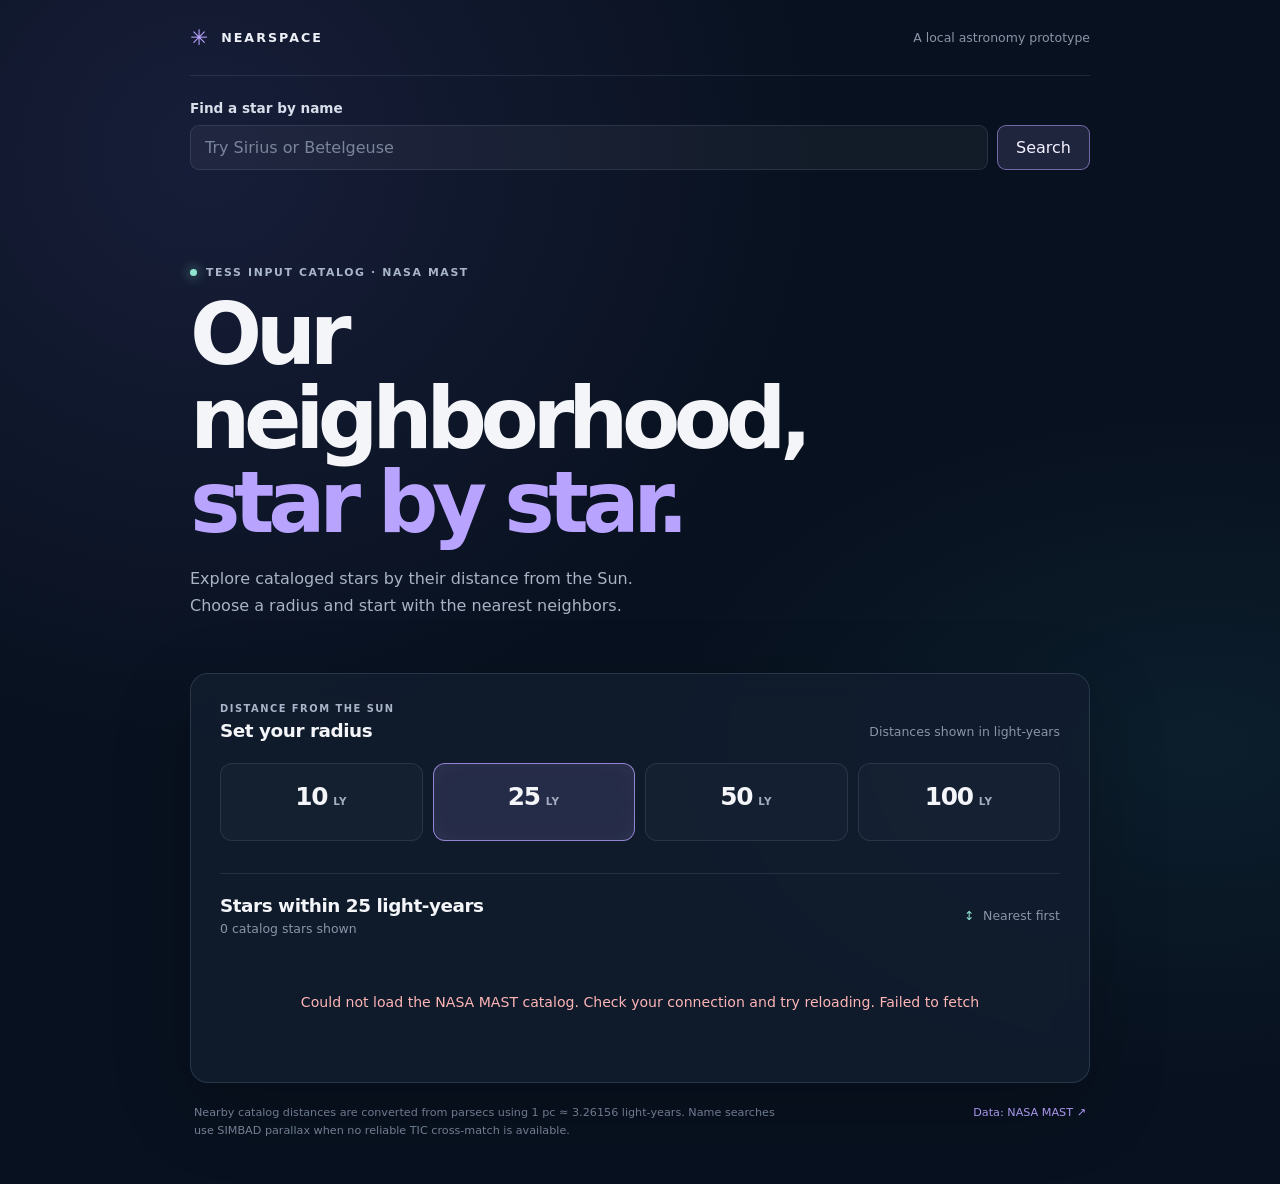
<file: apps/star-distance-explorer/index.html>
<!doctype html>
<html lang="en">
  <head>
    <meta charset="utf-8">
    <meta name="viewport" content="width=device-width, initial-scale=1">
    <meta name="theme-color" content="#08111f">
    <title>Nearspace — Star Distance Explorer</title>
    <link rel="preconnect" href="https://mast.stsci.edu">
    <link rel="stylesheet" href="./styles.css">
    <script src="./app.js" type="module"></script>
  </head>
  <body>
    <div class="sky-glow" aria-hidden="true"></div>
    <main class="shell">
      <header class="topbar">
        <a class="brand" href="./" aria-label="Nearspace home">
          <span class="brand-mark" aria-hidden="true">✳</span>
          <span>NEARSPACE</span>
        </a>
        <span class="topbar-note">A local astronomy prototype</span>
      </header>

      <section class="name-search" aria-labelledby="name-search-title">
        <form id="name-search-form" class="name-search-form">
          <label id="name-search-title" for="name-search-input">Find a star by name</label>
          <div class="name-search-controls">
            <input
              id="name-search-input"
              name="star-name"
              type="search"
              placeholder="Try Sirius or Betelgeuse"
              autocomplete="off"
              maxlength="80"
              required
            >
            <button id="name-search-button" type="submit">Search</button>
          </div>
        </form>
        <p id="name-search-status" class="name-search-status" role="status" aria-live="polite"></p>
        <div id="name-search-results" class="name-search-results" aria-label="Star name search results" hidden></div>
      </section>

      <section class="intro" aria-labelledby="page-title">
        <p class="eyebrow"><span class="live-dot"></span> TESS INPUT CATALOG · NASA MAST</p>
        <h1 id="page-title">Our neighborhood,<br><span>star by star.</span></h1>
        <p class="intro-copy">
          Explore cataloged stars by their distance from the Sun. Choose a radius
          and start with the nearest neighbors.
        </p>
      </section>

      <section class="explorer" aria-label="Nearby star catalog">
        <div class="filter-heading">
          <div>
            <p class="eyebrow">DISTANCE FROM THE SUN</p>
            <h2>Set your radius</h2>
          </div>
          <span class="unit-note">Distances shown in light-years</span>
        </div>
        <div class="distance-options" role="group" aria-label="Maximum distance">
          <button class="distance-option" type="button" data-distance="10" aria-pressed="false">
            <span class="option-value">10</span><span class="option-unit">LY</span>
          </button>
          <button class="distance-option is-selected" type="button" data-distance="25" aria-pressed="true">
            <span class="option-value">25</span><span class="option-unit">LY</span>
          </button>
          <button class="distance-option" type="button" data-distance="50" aria-pressed="false">
            <span class="option-value">50</span><span class="option-unit">LY</span>
          </button>
          <button class="distance-option" type="button" data-distance="100" aria-pressed="false">
            <span class="option-value">100</span><span class="option-unit">LY</span>
          </button>
        </div>

        <div class="results-header">
          <div>
            <h2 id="results-title">Stars within 25 light-years</h2>
            <p id="results-summary" class="muted">Loading nearby stars from MAST…</p>
          </div>
          <span class="sort-label"><span aria-hidden="true">↕</span> Nearest first</span>
        </div>

        <div id="status" class="status" role="status" aria-live="polite">
          <span class="loading-spinner" aria-hidden="true"></span>
          <span>Connecting to NASA MAST catalog…</span>
        </div>
        <div id="results" class="star-list" aria-labelledby="results-title"></div>
        <nav id="pagination" class="pagination" aria-label="Star list pages" hidden></nav>
      </section>

      <footer class="footer">
        <p>
          Nearby catalog distances are converted from parsecs using 1 pc ≈ 3.26156 light-years.
          Name searches use SIMBAD parallax when no reliable TIC cross-match is available.
        </p>
        <a href="https://mast.stsci.edu/api/v0/" target="_blank" rel="noreferrer">
          Data: NASA MAST <span aria-hidden="true">↗</span>
        </a>
      </footer>
    </main>

    <dialog id="star-detail" class="detail-dialog" aria-labelledby="detail-title">
      <form method="dialog">
        <button class="dialog-close" aria-label="Close star details">×</button>
      </form>
      <p class="eyebrow">TESS INPUT CATALOG</p>
      <h2 id="detail-title">Star details</h2>
      <dl id="detail-fields" class="detail-fields"></dl>
      <p class="detail-note">Distances use TIC values when matched, or are calculated from SIMBAD parallax when needed.</p>
    </dialog>
  </body>
</html>
</file>
<file: apps/star-distance-explorer/styles.css>
:root {
  color-scheme: dark;
  font-family: Inter, ui-sans-serif, system-ui, -apple-system, BlinkMacSystemFont, "Segoe UI", sans-serif;
  color: #f4f5f8;
  background: #08111f;
  font-synthesis: none;
  text-rendering: optimizeLegibility;
  --muted: #8995a8;
  --line: rgba(188, 205, 229, 0.12);
  --panel: rgba(18, 30, 48, 0.78);
  --accent: #b8a3ff;
  --mint: #91e6d2;
}

* {
  box-sizing: border-box;
}

body {
  min-width: 320px;
  min-height: 100vh;
  margin: 0;
  overflow-x: hidden;
  background:
    radial-gradient(ellipse at 16% 13%, rgba(91, 87, 173, 0.18), transparent 39rem),
    radial-gradient(ellipse at 94% 63%, rgba(40, 125, 135, 0.12), transparent 34rem),
    #08111f;
}

button,
a {
  font: inherit;
}

button {
  color: inherit;
}

.sky-glow {
  position: fixed;
  z-index: -1;
  inset: 0;
  opacity: 0.28;
  pointer-events: none;
  background-image:
    radial-gradient(1px 1px at 12% 33%, #fff, transparent),
    radial-gradient(1px 1px at 78% 16%, #fff, transparent),
    radial-gradient(1px 1px at 88% 72%, #fff, transparent),
    radial-gradient(1px 1px at 34% 83%, #fff, transparent),
    radial-gradient(1px 1px at 58% 42%, #fff, transparent),
    radial-gradient(1px 1px at 6% 91%, #fff, transparent);
}

.shell {
  width: min(100% - 40px, 900px);
  margin: 0 auto;
}

.topbar {
  display: flex;
  align-items: center;
  justify-content: space-between;
  min-height: 76px;
  border-bottom: 1px solid var(--line);
}

.brand {
  display: inline-flex;
  align-items: center;
  gap: 11px;
  color: #eef0f7;
  font-size: 0.79rem;
  font-weight: 750;
  letter-spacing: 0.16em;
  text-decoration: none;
}

.brand-mark {
  color: var(--accent);
  font-size: 1.35rem;
}

.topbar-note,
.unit-note {
  color: var(--muted);
  font-size: 0.78rem;
}

.name-search {
  padding: 24px 0 0;
}

.name-search-form label {
  display: block;
  margin-bottom: 9px;
  color: #d8deea;
  font-size: 0.85rem;
  font-weight: 600;
}

.name-search-controls {
  display: flex;
  gap: 9px;
}

.name-search-controls input {
  flex: 1;
  min-width: 0;
  padding: 12px 14px;
  border: 1px solid var(--line);
  border-radius: 9px;
  background: rgba(255, 255, 255, 0.045);
  color: #f4f5f8;
  font: inherit;
}

.name-search-controls input::placeholder {
  color: #78859a;
}

.name-search-controls input:focus-visible,
.name-search-controls button:focus-visible,
.name-search-result:focus-visible {
  outline: 2px solid var(--accent);
  outline-offset: 3px;
}

.name-search-controls button {
  padding: 0 18px;
  border: 1px solid rgba(184, 163, 255, 0.55);
  border-radius: 9px;
  background: rgba(184, 163, 255, 0.14);
  color: #f4f1ff;
  cursor: pointer;
}

.name-search-controls button:disabled {
  cursor: wait;
  opacity: 0.6;
}

.name-search-status {
  min-height: 1.2em;
  margin: 9px 0 0;
  color: var(--muted);
  font-size: 0.78rem;
}

.name-search-results {
  display: grid;
  gap: 7px;
  margin-top: 10px;
}

.name-search-results[hidden] {
  display: none;
}

.name-search-result {
  display: grid;
  grid-template-columns: minmax(100px, 1fr) minmax(120px, 1fr) auto;
  align-items: center;
  gap: 12px;
  width: 100%;
  padding: 12px 14px;
  border: 1px solid var(--line);
  border-radius: 9px;
  background: rgba(18, 30, 48, 0.65);
  text-align: left;
  cursor: pointer;
}

.name-search-result:hover {
  border-color: rgba(145, 230, 210, 0.4);
  background: rgba(145, 230, 210, 0.055);
}

.name-search-result-title {
  color: #edf0f6;
  font-size: 0.88rem;
  font-weight: 600;
}

.name-search-result-identifier,
.name-search-result-coordinates {
  overflow: hidden;
  color: var(--muted);
  font-size: 0.75rem;
  text-overflow: ellipsis;
  white-space: nowrap;
}

.intro {
  max-width: 610px;
  padding: 72px 0 54px;
}

.eyebrow {
  display: flex;
  align-items: center;
  gap: 9px;
  margin: 0 0 14px;
  color: #a9b5c8;
  font-size: 0.68rem;
  font-weight: 700;
  letter-spacing: 0.15em;
}

.live-dot {
  width: 7px;
  height: 7px;
  border-radius: 50%;
  background: var(--mint);
  box-shadow: 0 0 12px rgba(145, 230, 210, 0.8);
}

h1,
h2,
p {
  margin-top: 0;
}

h1 {
  margin-bottom: 20px;
  font-size: clamp(3rem, 8vw, 5.3rem);
  font-weight: 550;
  letter-spacing: -0.075em;
  line-height: 0.99;
}

h1 span {
  color: var(--accent);
}

.intro-copy {
  max-width: 460px;
  margin-bottom: 0;
  color: #a8b3c4;
  font-size: 1rem;
  line-height: 1.7;
}

.explorer {
  padding: 29px;
  border: 1px solid rgba(188, 205, 229, 0.15);
  border-radius: 18px;
  background: var(--panel);
  box-shadow: 0 24px 80px rgba(0, 0, 0, 0.19);
  backdrop-filter: blur(14px);
}

.filter-heading,
.results-header {
  display: flex;
  align-items: end;
  justify-content: space-between;
  gap: 20px;
}

.filter-heading .eyebrow {
  margin-bottom: 6px;
  font-size: 0.62rem;
}

.filter-heading h2,
.results-header h2 {
  margin-bottom: 0;
  font-size: 1.15rem;
  font-weight: 550;
  letter-spacing: -0.025em;
}

.unit-note {
  padding-bottom: 2px;
}

.distance-options {
  display: grid;
  grid-template-columns: repeat(4, 1fr);
  gap: 10px;
  margin: 22px 0 32px;
}

.distance-option {
  display: flex;
  min-height: 78px;
  align-items: baseline;
  justify-content: center;
  gap: 6px;
  padding: 18px 10px;
  border: 1px solid var(--line);
  border-radius: 12px;
  background: rgba(255, 255, 255, 0.025);
  cursor: pointer;
  transition: border-color 150ms ease, background 150ms ease, transform 150ms ease;
}

.distance-option:hover {
  border-color: rgba(184, 163, 255, 0.6);
  transform: translateY(-2px);
}

.distance-option:focus-visible,
.pagination button:focus-visible,
.star-row:focus-visible,
.dialog-close:focus-visible {
  outline: 2px solid var(--accent);
  outline-offset: 3px;
}

.distance-option.is-selected {
  border-color: rgba(184, 163, 255, 0.75);
  background: rgba(184, 163, 255, 0.13);
  box-shadow: inset 0 0 25px rgba(184, 163, 255, 0.055);
}

.option-value {
  font-size: 1.55rem;
  font-weight: 550;
  letter-spacing: -0.05em;
}

.option-unit {
  color: #a4acc0;
  font-size: 0.65rem;
  font-weight: 700;
  letter-spacing: 0.08em;
}

.results-header {
  align-items: center;
  padding: 21px 0 15px;
  border-top: 1px solid var(--line);
}

.results-header h2 {
  margin-bottom: 5px;
}

.muted,
.sort-label {
  margin: 0;
  color: var(--muted);
  font-size: 0.78rem;
}

.sort-label {
  white-space: nowrap;
}

.sort-label span {
  margin-right: 5px;
  color: var(--mint);
}

.status {
  display: flex;
  min-height: 102px;
  align-items: center;
  justify-content: center;
  gap: 12px;
  color: #aeb9ca;
  font-size: 0.88rem;
  text-align: center;
}

.status[hidden] {
  display: none;
}

.status.is-error {
  color: #ffb6b6;
}

.loading-spinner {
  width: 16px;
  height: 16px;
  border: 2px solid rgba(184, 163, 255, 0.25);
  border-top-color: var(--accent);
  border-radius: 50%;
  animation: spin 800ms linear infinite;
}

@keyframes spin {
  to {
    transform: rotate(360deg);
  }
}

.star-list {
  display: grid;
  gap: 8px;
}

.star-row {
  display: grid;
  grid-template-columns: minmax(115px, 1.1fr) minmax(120px, 1fr) minmax(130px, 1fr) 22px;
  align-items: center;
  gap: 14px;
  width: 100%;
  min-height: 66px;
  padding: 12px 16px;
  border: 1px solid rgba(188, 205, 229, 0.08);
  border-radius: 10px;
  background: rgba(255, 255, 255, 0.027);
  text-align: left;
  cursor: pointer;
  transition: background 150ms ease, border-color 150ms ease;
}

.star-row:hover {
  border-color: rgba(145, 230, 210, 0.32);
  background: rgba(145, 230, 210, 0.055);
}

.star-id {
  overflow: hidden;
  color: #edf0f6;
  font-size: 0.88rem;
  font-weight: 600;
  text-overflow: ellipsis;
  white-space: nowrap;
}

.star-value {
  color: #d0d7e4;
  font-size: 0.83rem;
  font-variant-numeric: tabular-nums;
}

.star-label {
  display: block;
  margin-bottom: 3px;
  color: var(--muted);
  font-size: 0.62rem;
  letter-spacing: 0.07em;
  text-transform: uppercase;
}

.row-arrow {
  color: #8792a7;
  font-size: 1.1rem;
  text-align: right;
}

.pagination {
  display: flex;
  align-items: center;
  justify-content: center;
  gap: 16px;
  padding: 20px 0 2px;
  color: #b4bfd0;
  font-size: 0.78rem;
}

.pagination[hidden] {
  display: none;
}

.pagination button {
  min-width: 78px;
  padding: 8px 12px;
  border: 1px solid var(--line);
  border-radius: 8px;
  background: rgba(255, 255, 255, 0.04);
  cursor: pointer;
}

.pagination button:disabled {
  color: #697487;
  cursor: not-allowed;
}

.footer {
  display: flex;
  justify-content: space-between;
  gap: 24px;
  padding: 21px 4px 44px;
  color: #78859a;
  font-size: 0.7rem;
  line-height: 1.6;
}

.footer p {
  max-width: 600px;
  margin-bottom: 0;
}

.footer a {
  flex: none;
  color: #b8a3ff;
  text-decoration: none;
}

.footer a:hover {
  text-decoration: underline;
}

.detail-dialog {
  width: min(420px, calc(100% - 32px));
  padding: 30px;
  border: 1px solid rgba(188, 205, 229, 0.2);
  border-radius: 16px;
  background: #111d30;
  color: #f4f5f8;
  box-shadow: 0 24px 80px rgba(0, 0, 0, 0.55);
}

.detail-dialog::backdrop {
  background: rgba(2, 7, 15, 0.74);
  backdrop-filter: blur(4px);
}

.detail-dialog form {
  position: absolute;
  top: 18px;
  right: 18px;
}

.dialog-close {
  width: 32px;
  height: 32px;
  border: 1px solid var(--line);
  border-radius: 50%;
  background: transparent;
  color: #c3cede;
  font-size: 1.25rem;
  cursor: pointer;
}

.detail-dialog h2 {
  margin-bottom: 20px;
  font-size: 1.7rem;
  letter-spacing: -0.04em;
  overflow-wrap: anywhere;
}

.detail-fields {
  display: grid;
  gap: 0;
  margin: 0;
}

.detail-fields div {
  display: flex;
  justify-content: space-between;
  gap: 20px;
  padding: 13px 0;
  border-top: 1px solid var(--line);
  font-size: 0.85rem;
}

.detail-fields dt {
  color: var(--muted);
}

.detail-fields dd {
  margin: 0;
  color: #eef0f7;
  text-align: right;
  font-variant-numeric: tabular-nums;
}

.detail-note {
  margin: 18px 0 0;
  color: var(--muted);
  font-size: 0.72rem;
  line-height: 1.6;
}

@media (max-width: 600px) {
  .shell {
    width: min(100% - 28px, 900px);
  }

  .topbar {
    min-height: 64px;
  }

  .topbar-note {
    font-size: 0.68rem;
  }

  .name-search-result {
    grid-template-columns: minmax(0, 1fr) auto;
    gap: 5px 10px;
  }

  .name-search-result-title {
    grid-column: 1;
  }

  .name-search-result-identifier {
    grid-column: 1;
  }

  .name-search-result-coordinates {
    grid-column: 2;
    grid-row: 1 / span 2;
  }

  .intro {
    padding: 54px 0 38px;
  }

  .explorer {
    padding: 20px 16px;
  }

  .filter-heading {
    align-items: start;
    flex-direction: column;
    gap: 8px;
  }

  .distance-options {
    gap: 7px;
    margin: 17px 0 24px;
  }

  .distance-option {
    min-height: 67px;
    gap: 4px;
    padding: 15px 6px;
  }

  .option-value {
    font-size: 1.3rem;
  }

  .option-unit {
    font-size: 0.58rem;
  }

  .results-header {
    align-items: start;
    flex-direction: column;
    gap: 10px;
  }

  .star-row {
    grid-template-columns: minmax(90px, 1fr) minmax(95px, 1fr) 18px;
    gap: 9px;
    padding: 11px 10px;
  }

  .star-coordinates {
    display: none;
  }

  .star-id,
  .star-value {
    font-size: 0.75rem;
  }

  .footer {
    flex-direction: column;
    gap: 10px;
  }
}

@media (prefers-reduced-motion: reduce) {
  *,
  *::before,
  *::after {
    scroll-behavior: auto !important;
    animation-duration: 0.01ms !important;
    animation-iteration-count: 1 !important;
    transition-duration: 0.01ms !important;
  }
}
</file>
